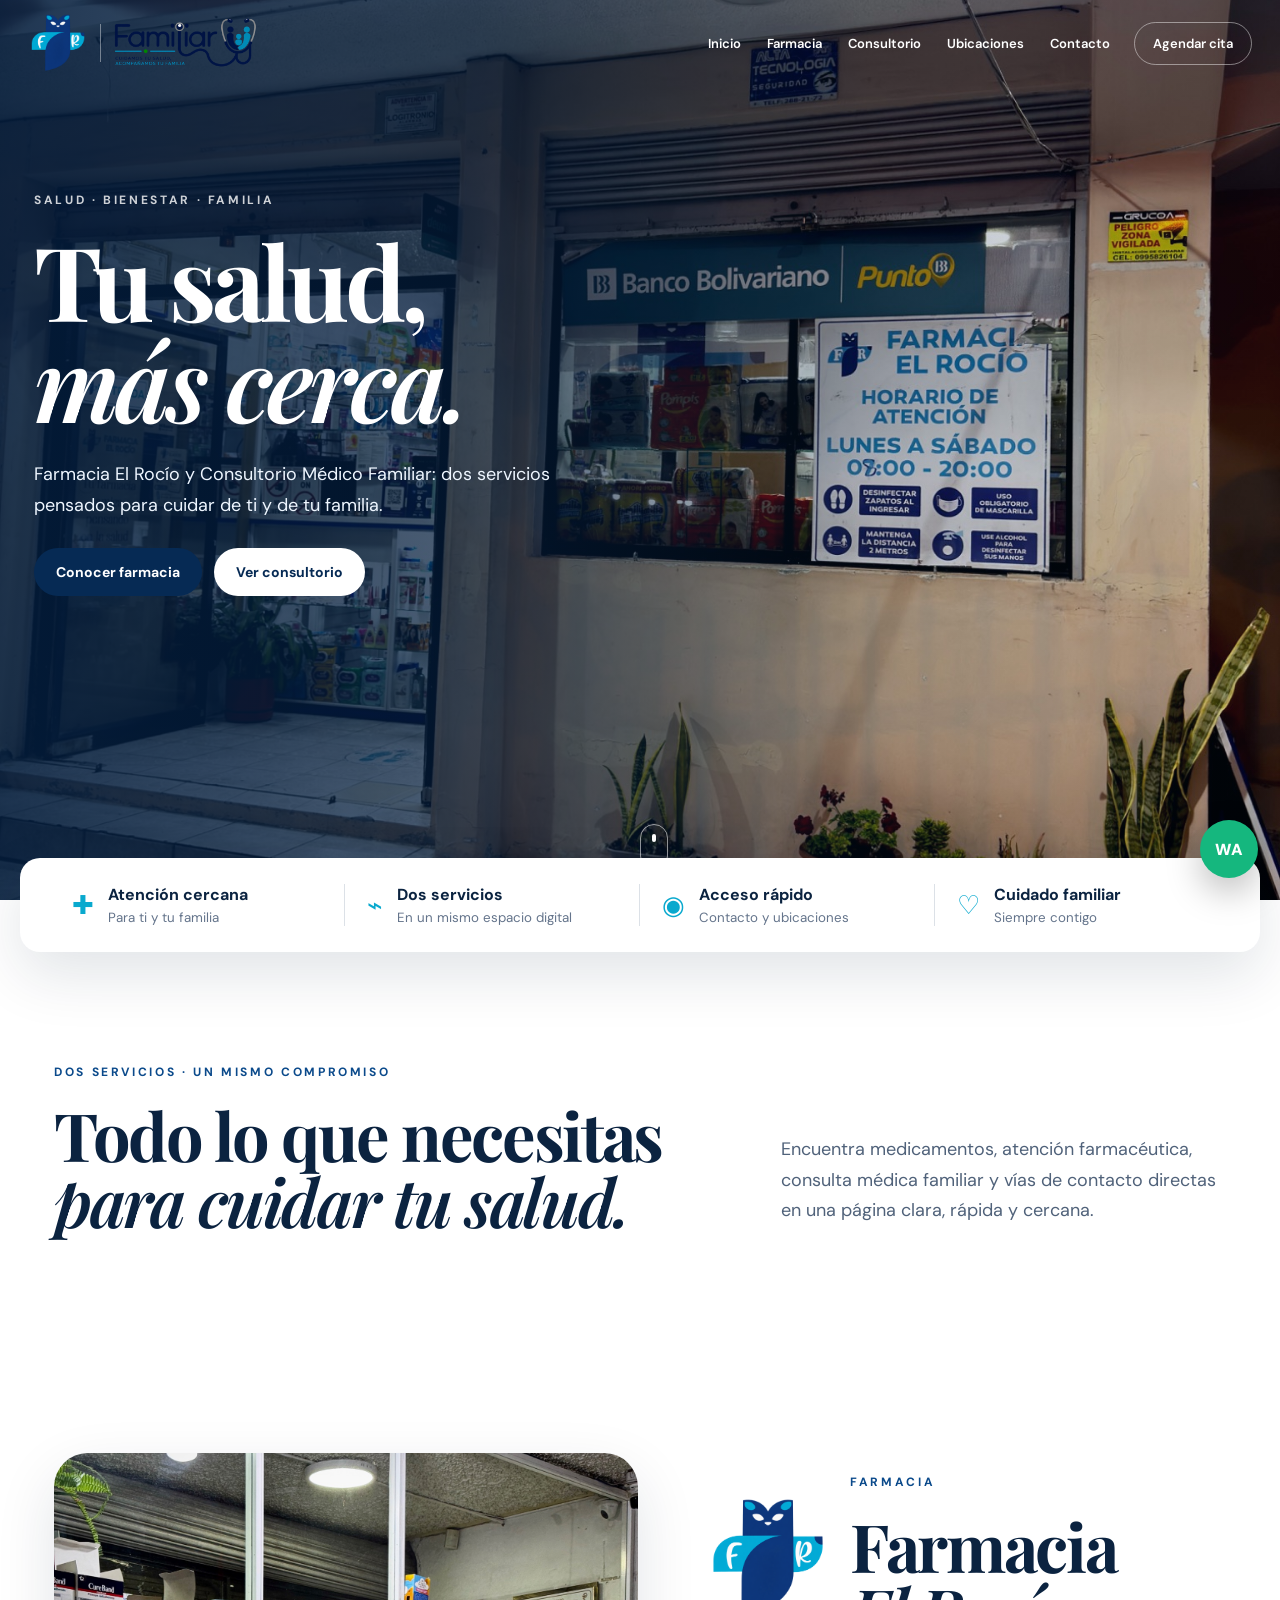
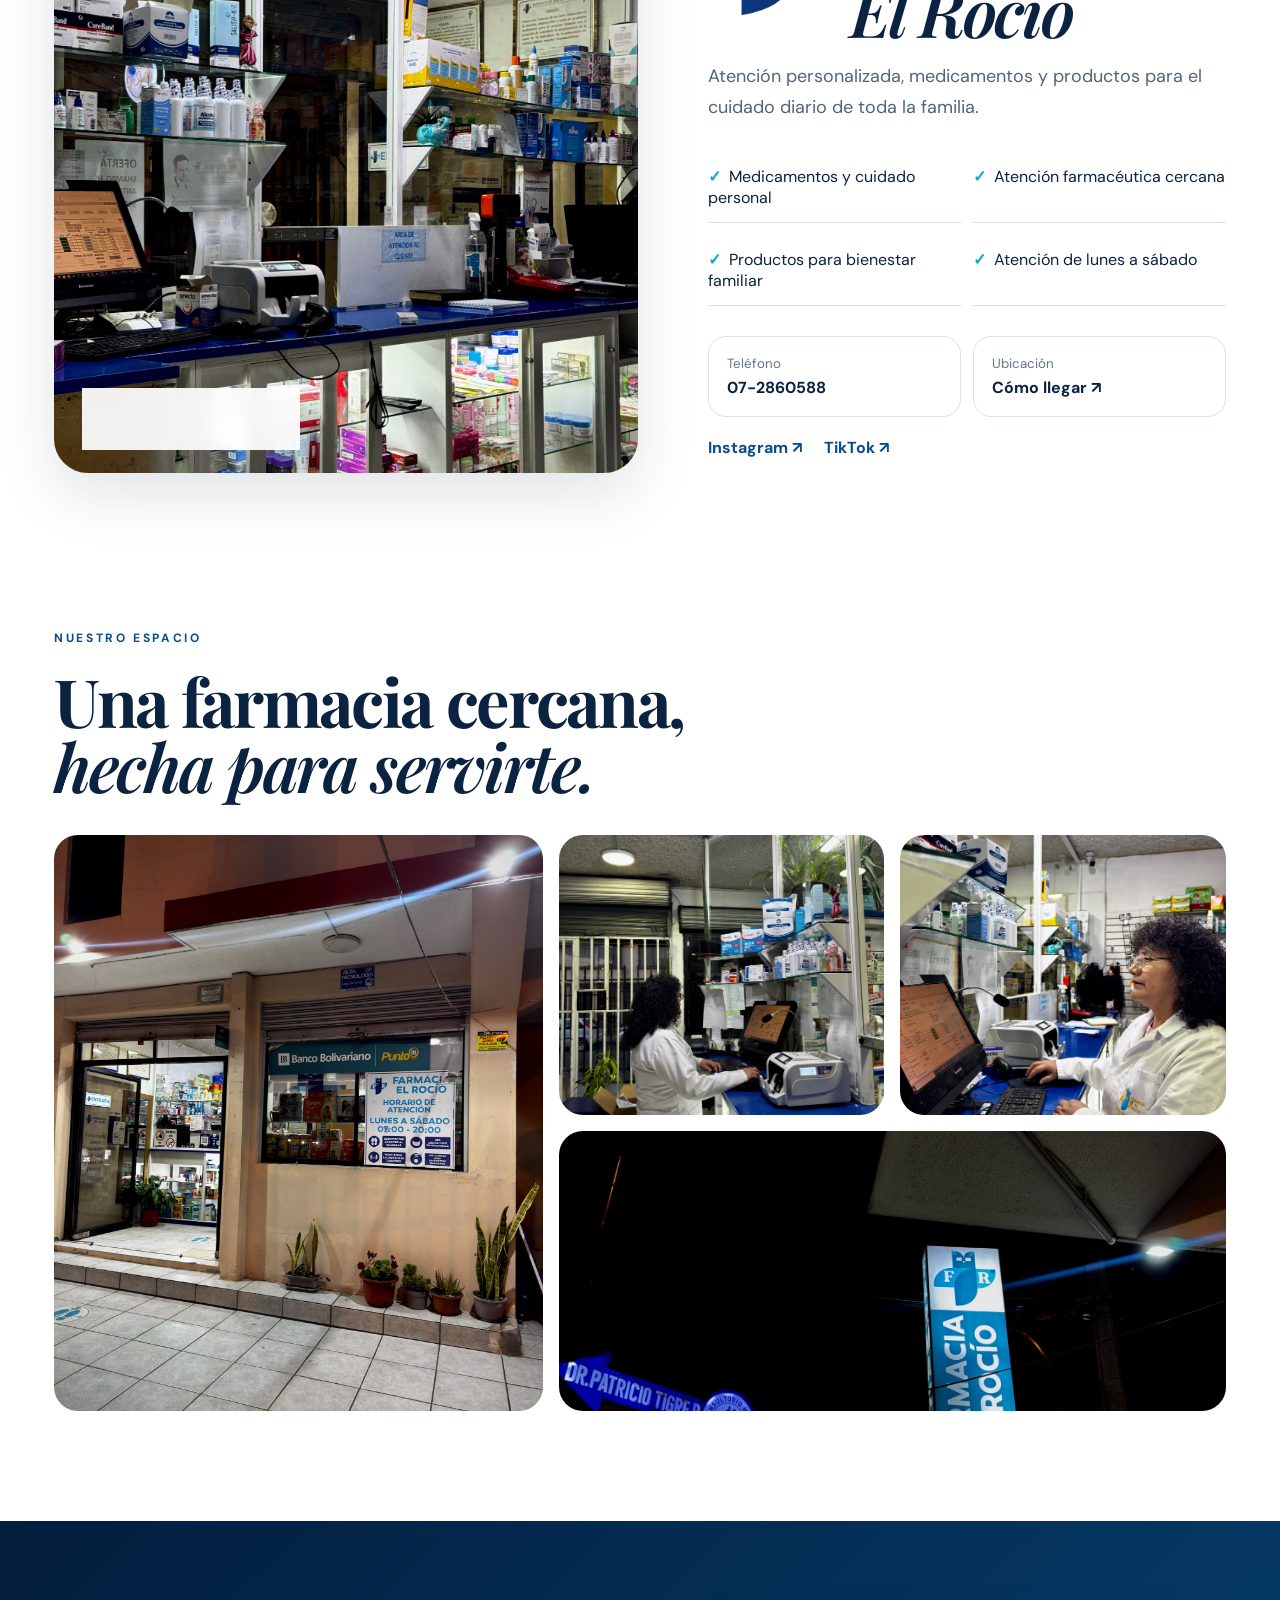
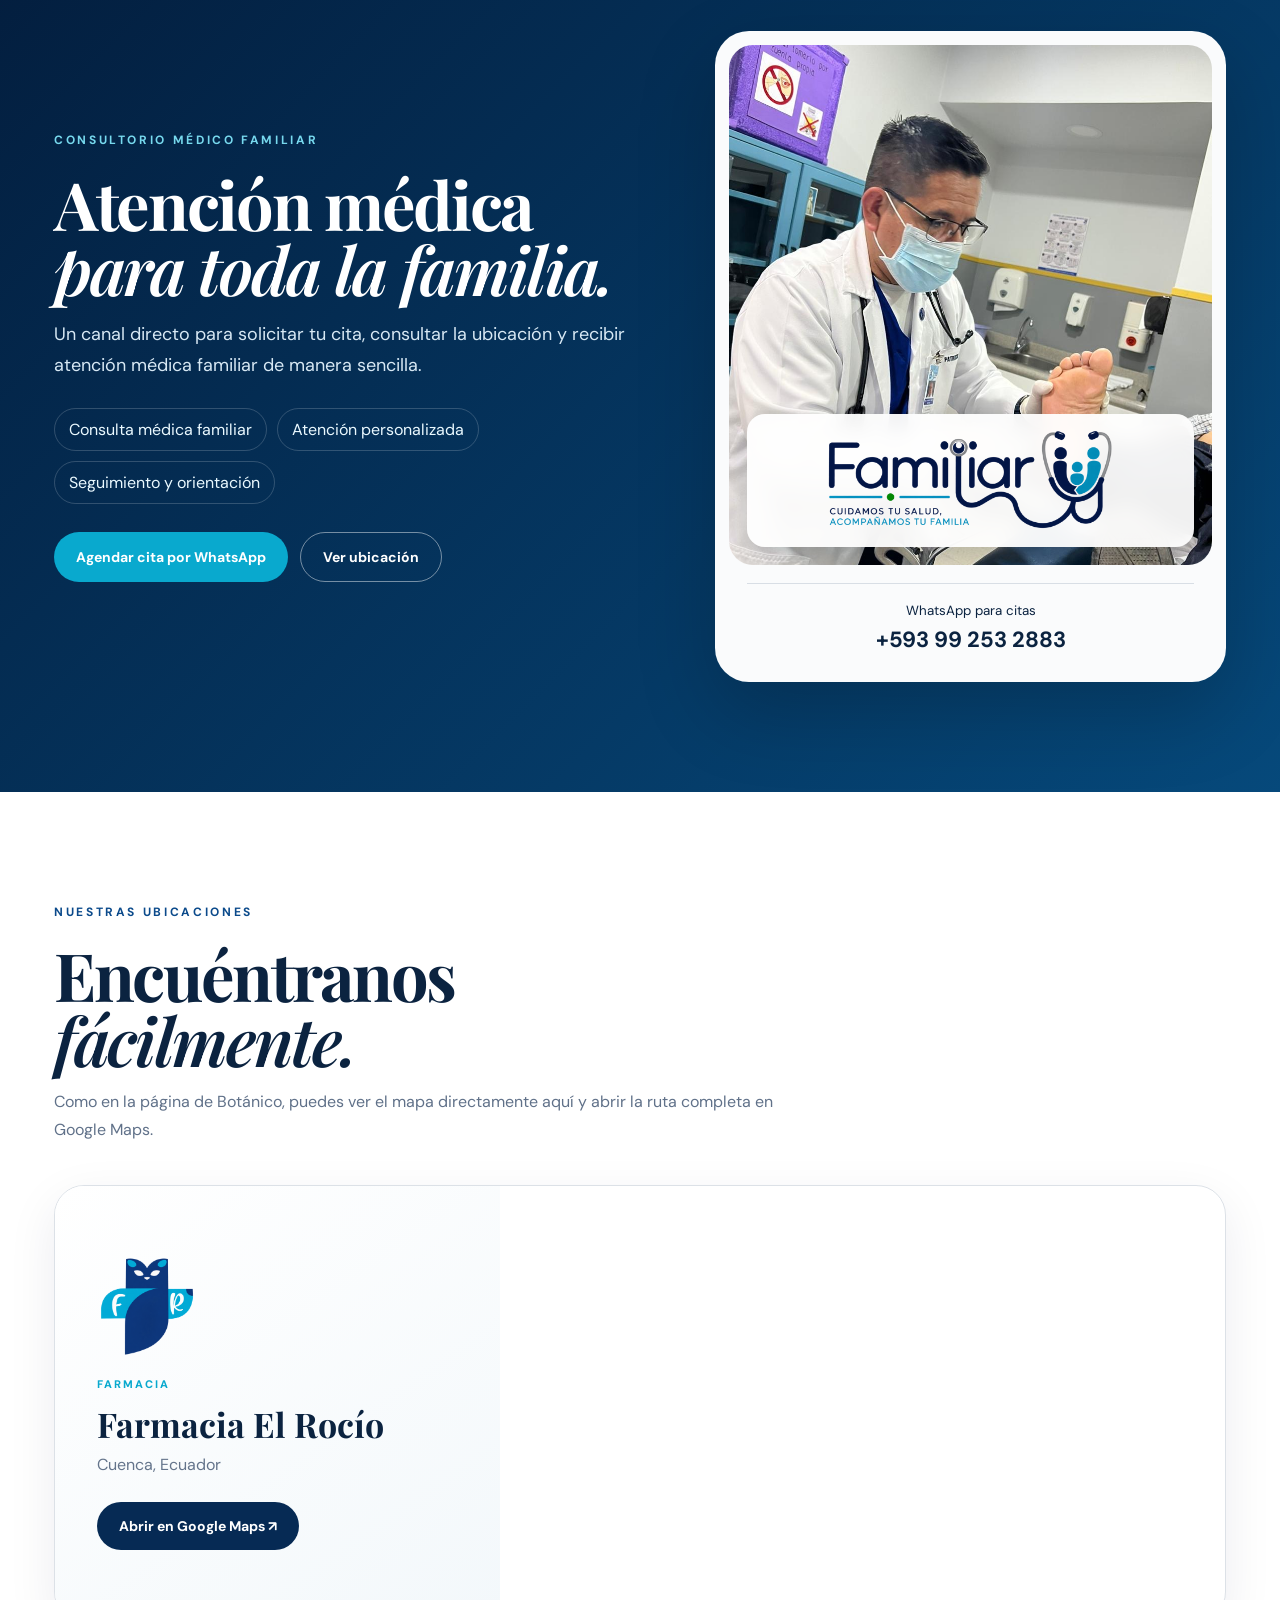
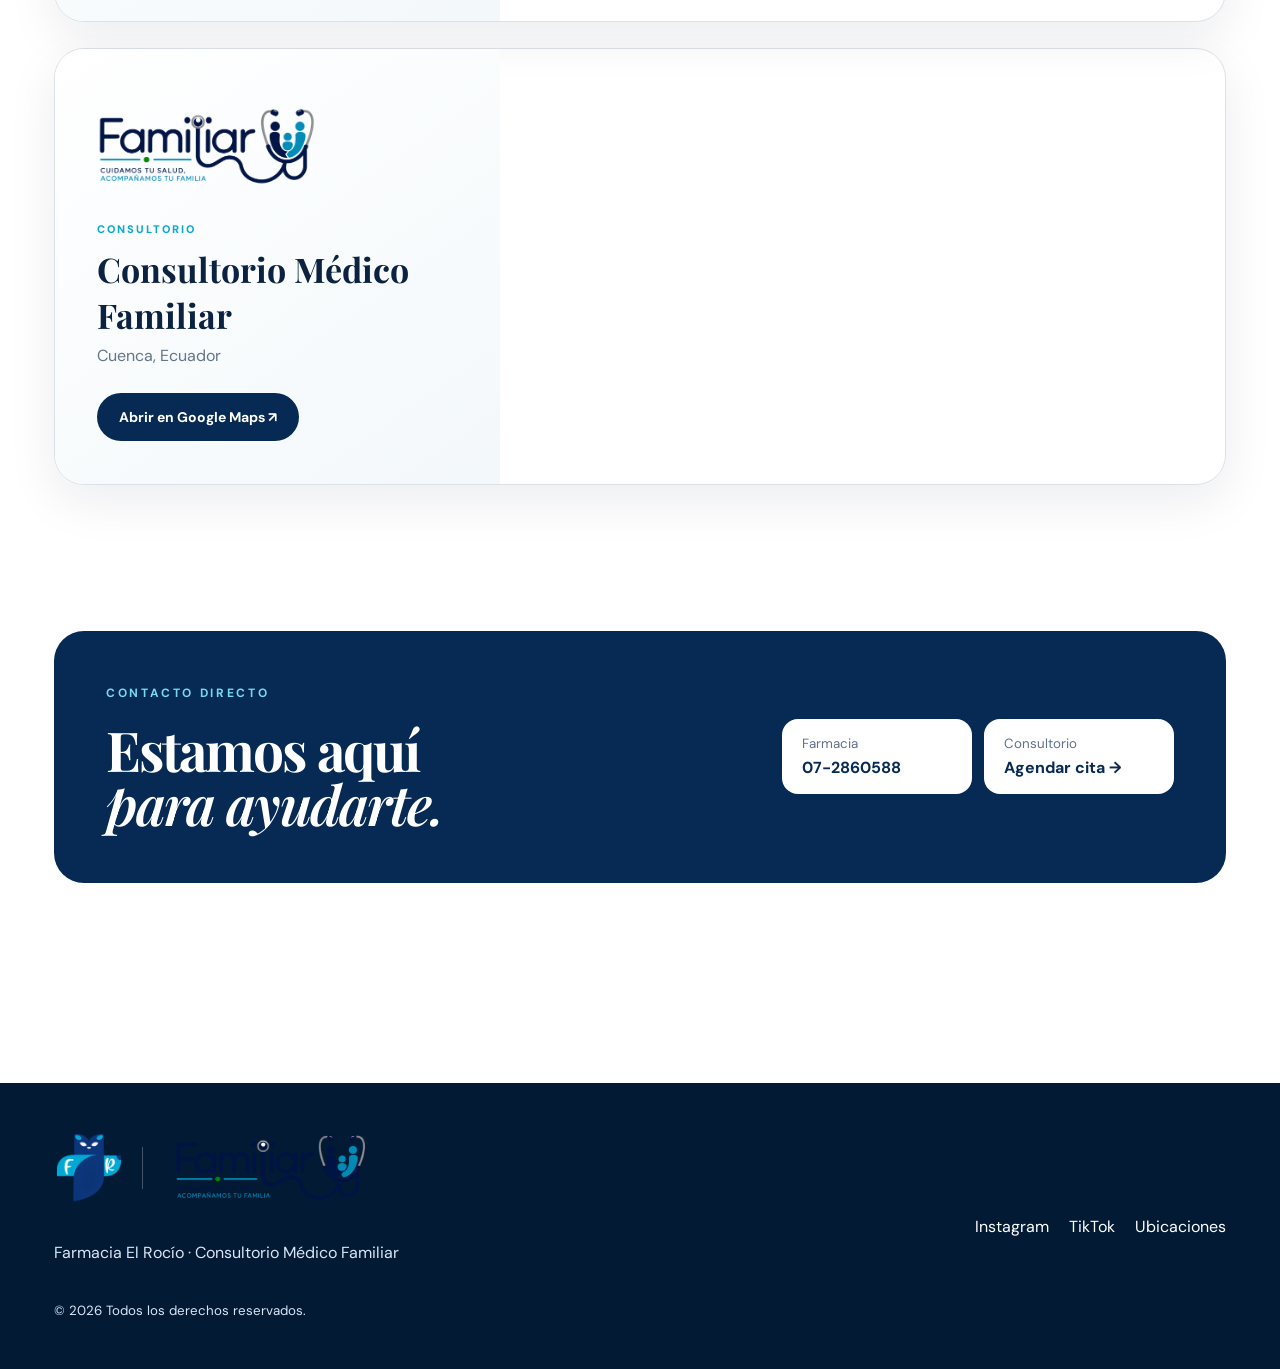
<file: index.html>
<!DOCTYPE html>
<html lang="es">
<head>
  <meta charset="UTF-8" />
  <meta name="viewport" content="width=device-width, initial-scale=1.0" />
  <meta name="description" content="Farmacia El Rocío y Consultorio Médico Familiar en Cuenca. Contacto, ubicaciones, redes sociales y citas por WhatsApp." />
  <title>Farmacia El Rocío | Consultorio Médico Familiar</title>
  <link rel="preconnect" href="https://fonts.googleapis.com">
  <link rel="preconnect" href="https://fonts.gstatic.com" crossorigin>
  <link href="https://fonts.googleapis.com/css2?family=DM+Sans:wght@400;500;600;700&family=Playfair+Display:ital,wght@0,600;0,700;1,600&display=swap" rel="stylesheet">
  <link rel="stylesheet" href="style.css" />
</head>
<body>
  <header class="navbar" id="navbar">
    <div class="nav-inner">
      <a class="brand" href="#inicio" aria-label="Inicio">
        <img src="assets/logo-farmacia.png" alt="Logo Farmacia El Rocío" class="brand-logo pharmacy-logo">
        <span class="brand-divider"></span>
        <img src="assets/logo-consultorio.png" alt="Logo Consultorio Médico Familiar" class="brand-logo clinic-logo">
      </a>
      <nav class="nav-links" id="navLinks">
        <a href="#inicio">Inicio</a>
        <a href="#farmacia">Farmacia</a>
        <a href="#consultorio">Consultorio</a>
        <a href="#ubicaciones">Ubicaciones</a>
        <a href="#contacto">Contacto</a>
      </nav>
      <a class="nav-cta" href="https://wa.me/593992532883?text=Hola%2C%20quisiera%20agendar%20una%20cita%20en%20el%20Consultorio%20M%C3%A9dico%20Familiar." target="_blank" rel="noopener">Agendar cita</a>
      <button class="menu-btn" id="menuBtn" aria-label="Abrir menú" aria-expanded="false"><span></span><span></span><span></span></button>
    </div>
  </header>

  <main>
    <section class="hero" id="inicio">
      <div class="hero-media">
        <img src="assets/farmacia-exterior.jpg" alt="Exterior de Farmacia El Rocío" class="hero-img">
        <div class="hero-overlay"></div>
      </div>
      <div class="hero-content reveal">
        <p class="eyebrow">SALUD · BIENESTAR · FAMILIA</p>
        <h1>Tu salud,<br><em>más cerca.</em></h1>
        <p class="hero-text">Farmacia El Rocío y Consultorio Médico Familiar: dos servicios pensados para cuidar de ti y de tu familia.</p>
        <div class="hero-actions">
          <a class="btn btn-primary" href="#farmacia">Conocer farmacia</a>
          <a class="btn btn-light" href="#consultorio">Ver consultorio</a>
        </div>
      </div>
      <a href="#servicios" class="scroll-cue" aria-label="Bajar"><span></span></a>
    </section>

    <section class="service-strip" id="servicios">
      <div class="strip-item reveal"><span class="icon">✚</span><div><strong>Atención cercana</strong><small>Para ti y tu familia</small></div></div>
      <div class="strip-item reveal"><span class="icon">⌁</span><div><strong>Dos servicios</strong><small>En un mismo espacio digital</small></div></div>
      <div class="strip-item reveal"><span class="icon">◉</span><div><strong>Acceso rápido</strong><small>Contacto y ubicaciones</small></div></div>
      <div class="strip-item reveal"><span class="icon">♡</span><div><strong>Cuidado familiar</strong><small>Siempre contigo</small></div></div>
    </section>

    <section class="intro section">
      <div class="intro-copy reveal">
        <p class="eyebrow dark">DOS SERVICIOS · UN MISMO COMPROMISO</p>
        <h2>Todo lo que necesitas<br><em>para cuidar tu salud.</em></h2>
      </div>
      <p class="intro-text reveal">Encuentra medicamentos, atención farmacéutica, consulta médica familiar y vías de contacto directas en una página clara, rápida y cercana.</p>
    </section>

    <section class="pharmacy section" id="farmacia">
      <div class="section-grid">
        <div class="image-panel reveal">
          <img src="assets/farmacia-interior.jpg" alt="Interior de Farmacia El Rocío">
          <div class="image-badge"><img src="assets/logo-farmacia.png" alt=""><span>Farmacia El Rocío</span></div>
        </div>
        <div class="copy-panel reveal">
          <div class="logo-title"><img src="assets/logo-farmacia.png" alt="Logo Farmacia El Rocío"><div><p class="eyebrow dark">FARMACIA</p><h2>Farmacia<br><em>El Rocío</em></h2></div></div>
          <p>Atención personalizada, medicamentos y productos para el cuidado diario de toda la familia.</p>
          <div class="feature-list">
            <span>Medicamentos y cuidado personal</span>
            <span>Atención farmacéutica cercana</span>
            <span>Productos para bienestar familiar</span>
            <span>Atención de lunes a sábado</span>
          </div>
          <div class="contact-row">
            <a class="mini-card" href="tel:+59372860588"><small>Teléfono</small><strong>07-2860588</strong></a>
            <a class="mini-card" href="https://maps.app.goo.gl/kc6owndaG7Svna796" target="_blank" rel="noopener"><small>Ubicación</small><strong>Cómo llegar ↗</strong></a>
          </div>
          <div class="social-row">
            <a href="https://www.instagram.com/farmaciaelrocio582/" target="_blank" rel="noopener">Instagram ↗</a>
            <a href="https://www.tiktok.com/@farmacia.elrocio?is_from_webapp=1&sender_device=pc" target="_blank" rel="noopener">TikTok ↗</a>
          </div>
        </div>
      </div>
    </section>

    <section class="gallery section" aria-label="Galería Farmacia El Rocío">
      <div class="gallery-head reveal"><p class="eyebrow dark">NUESTRO ESPACIO</p><h2>Una farmacia cercana,<br><em>hecha para servirte.</em></h2></div>
      <div class="gallery-grid">
        <figure class="g1 reveal"><img src="assets/farmacia-exterior.jpg" alt="Exterior de Farmacia El Rocío"></figure>
        <figure class="g2 reveal"><img src="assets/farmacia-personal-1.jpg" alt="Atención en Farmacia El Rocío"></figure>
        <figure class="g3 reveal"><img src="assets/farmacia-personal-2.jpg" alt="Personal de Farmacia El Rocío"></figure>
        <figure class="g4 reveal"><img src="assets/letrero.jpg" alt="Letrero de Farmacia El Rocío"></figure>
      </div>
    </section>

    <section class="clinic" id="consultorio">
      <div class="clinic-inner section">
        <div class="clinic-copy reveal">
          <p class="eyebrow light">CONSULTORIO MÉDICO FAMILIAR</p>
          <h2>Atención médica<br><em>para toda la familia.</em></h2>
          <p>Un canal directo para solicitar tu cita, consultar la ubicación y recibir atención médica familiar de manera sencilla.</p>
          <div class="clinic-features">
            <span>Consulta médica familiar</span>
            <span>Atención personalizada</span>
            <span>Seguimiento y orientación</span>
          </div>
          <div class="hero-actions">
            <a class="btn btn-aqua" href="https://wa.me/593992532883?text=Hola%2C%20quisiera%20agendar%20una%20cita%20en%20el%20Consultorio%20M%C3%A9dico%20Familiar." target="_blank" rel="noopener">Agendar cita por WhatsApp</a>
            <a class="btn btn-outline" href="https://maps.app.goo.gl/Qa1kMzRBESuKEEJd7" target="_blank" rel="noopener">Ver ubicación</a>
          </div>
        </div>
        <div class="clinic-media reveal">
          <div class="clinic-photo">
            <img src="assets/doctor-atencion.jpg" alt="Atención en el Consultorio Médico Familiar">
            <div class="clinic-logo-badge">
              <img src="assets/logo-consultorio.png" alt="Logo Consultorio Médico Familiar">
            </div>
          </div>
          <div class="clinic-contact"><small>WhatsApp para citas</small><strong>+593 99 253 2883</strong></div>
        </div>
      </div>
    </section>

    <section class="maps section" id="ubicaciones">
      <div class="maps-head reveal">
        <p class="eyebrow dark">NUESTRAS UBICACIONES</p>
        <h2>Encuéntranos<br><em>fácilmente.</em></h2>
        <p>Como en la página de Botánico, puedes ver el mapa directamente aquí y abrir la ruta completa en Google Maps.</p>
      </div>

      <div class="map-card reveal">
        <div class="map-info">
          <img src="assets/logo-farmacia.png" alt="Logo Farmacia El Rocío" class="map-logo pharmacy-map-logo">
          <span class="map-tag">FARMACIA</span>
          <h3>Farmacia El Rocío</h3>
          <p>Cuenca, Ecuador</p>
          <a class="btn btn-primary" href="https://maps.app.goo.gl/kc6owndaG7Svna796" target="_blank" rel="noopener">Abrir en Google Maps ↗</a>
        </div>
        <div class="map-embed"><iframe title="Mapa Farmacia El Rocío" src="https://www.google.com/maps?q=-2.8955751,-78.9819778&z=17&output=embed" loading="lazy" referrerpolicy="no-referrer-when-downgrade"></iframe></div>
      </div>

      <div class="map-card reverse reveal">
        <div class="map-info">
          <img src="assets/logo-consultorio.png" alt="Logo Consultorio Médico Familiar" class="map-logo clinic-map-logo">
          <span class="map-tag">CONSULTORIO</span>
          <h3>Consultorio Médico Familiar</h3>
          <p>Cuenca, Ecuador</p>
          <a class="btn btn-primary" href="https://maps.app.goo.gl/Qa1kMzRBESuKEEJd7" target="_blank" rel="noopener">Abrir en Google Maps ↗</a>
        </div>
        <div class="map-embed"><iframe title="Mapa Consultorio Médico Familiar" src="https://www.google.com/maps?q=-2.8955391,-78.9820261&z=17&output=embed" loading="lazy" referrerpolicy="no-referrer-when-downgrade"></iframe></div>
      </div>
    </section>

    <section class="contact section" id="contacto">
      <div class="contact-card reveal">
        <div><p class="eyebrow light">CONTACTO DIRECTO</p><h2>Estamos aquí<br><em>para ayudarte.</em></h2></div>
        <div class="contact-actions">
          <a href="tel:+59372860588"><small>Farmacia</small><strong>07-2860588</strong></a>
          <a href="https://wa.me/593992532883?text=Hola%2C%20quisiera%20agendar%20una%20cita%20en%20el%20Consultorio%20M%C3%A9dico%20Familiar." target="_blank" rel="noopener"><small>Consultorio</small><strong>Agendar cita →</strong></a>
        </div>
      </div>
    </section>
  </main>

  <footer>
    <div class="footer-inner">
      <div class="footer-logos"><img src="assets/logo-farmacia.png" alt="Farmacia El Rocío"><span></span><img src="assets/logo-consultorio.png" alt="Consultorio Médico Familiar"></div>
      <p>Farmacia El Rocío · Consultorio Médico Familiar</p>
      <div class="footer-links"><a href="https://www.instagram.com/farmaciaelrocio582/" target="_blank" rel="noopener">Instagram</a><a href="https://www.tiktok.com/@farmacia.elrocio?is_from_webapp=1&sender_device=pc" target="_blank" rel="noopener">TikTok</a><a href="#ubicaciones">Ubicaciones</a></div>
      <small>© <span id="year"></span> Todos los derechos reservados.</small>
    </div>
  </footer>

  <a class="wa-float" href="https://wa.me/593992532883?text=Hola%2C%20quisiera%20agendar%20una%20cita%20en%20el%20Consultorio%20M%C3%A9dico%20Familiar." target="_blank" rel="noopener" aria-label="Agendar cita por WhatsApp">WA</a>
  <script src="script.js"></script>
</body>
</html>
</file>
<file: style.css>
:root{--navy:#062a54;--navy2:#031d3d;--blue:#0b4a8b;--aqua:#09a9ce;--cream:#f6f3ee;--white:#fff;--ink:#0b2340;--muted:#64748b;--line:rgba(7,42,84,.14);--shadow:0 22px 60px rgba(3,29,61,.12)}
*{box-sizing:border-box}html{scroll-behavior:smooth}body{margin:0;color:var(--ink);font-family:"DM Sans",sans-serif;background:#fff}.section{max-width:1240px;margin:auto;padding:110px 34px}.eyebrow{font-size:12px;letter-spacing:.22em;font-weight:700;color:rgba(255,255,255,.8);margin:0 0 20px}.eyebrow.dark{color:var(--blue)}.eyebrow.light{color:#77d9ee}h1,h2{font-family:"Playfair Display",serif;margin:0;line-height:.98}h1{font-size:clamp(64px,8vw,118px);color:#fff;letter-spacing:-.045em}h2{font-size:clamp(46px,5.2vw,78px);letter-spacing:-.035em}h1 em,h2 em{font-weight:600}p{line-height:1.7}.navbar{position:fixed;z-index:50;top:0;left:0;right:0;padding:14px 0;transition:.35s}.navbar.scrolled{background:rgba(255,255,255,.94);backdrop-filter:blur(18px);box-shadow:0 10px 40px rgba(3,29,61,.08)}.nav-inner{max-width:1320px;margin:auto;padding:0 28px;display:flex;align-items:center;gap:24px}.brand{display:flex;align-items:center;gap:12px;margin-right:auto}.brand-logo{object-fit:contain}.pharmacy-logo{width:60px;height:58px}.clinic-logo{width:145px;height:58px}.brand-divider{width:1px;height:38px;background:rgba(255,255,255,.4)}.navbar.scrolled .brand-divider{background:var(--line)}.nav-links{display:flex;gap:26px}.nav-links a,.nav-cta{color:#fff;text-decoration:none;font-size:13px;font-weight:600}.navbar.scrolled .nav-links a{color:var(--ink)}.nav-cta{padding:12px 18px;border:1px solid rgba(255,255,255,.45);border-radius:999px}.navbar.scrolled .nav-cta{background:var(--navy);color:#fff;border-color:var(--navy)}.menu-btn{display:none;border:0;background:none;width:38px}.menu-btn span{display:block;height:2px;background:#fff;margin:6px}.navbar.scrolled .menu-btn span{background:var(--navy)}
.hero{position:relative;height:100vh;min-height:730px;overflow:hidden;background:var(--navy)}.hero-media,.hero-img,.hero-overlay{position:absolute;inset:0;width:100%;height:100%}.hero-img{object-fit:cover;object-position:center}.hero-overlay{background:linear-gradient(90deg,rgba(3,29,61,.88) 0%,rgba(3,29,61,.7) 37%,rgba(3,29,61,.22) 68%,rgba(3,29,61,.12) 100%)}.hero-content{position:relative;z-index:2;max-width:1320px;margin:auto;padding:190px 34px 80px}.hero-content>p,.hero-content>h1,.hero-actions{max-width:690px}.hero-text{color:#eef6ff;font-size:18px;max-width:590px!important;margin:28px 0}.hero-actions{display:flex;gap:12px;flex-wrap:wrap}.btn{display:inline-flex;align-items:center;justify-content:center;text-decoration:none;border-radius:999px;padding:15px 22px;font-weight:700;font-size:14px;transition:.25s}.btn:hover{transform:translateY(-2px)}.btn-primary{background:var(--navy);color:#fff}.btn-light{background:#fff;color:var(--navy)}.btn-aqua{background:var(--aqua);color:#fff}.btn-outline{border:1px solid rgba(255,255,255,.45);color:#fff}.scroll-cue{position:absolute;z-index:4;bottom:30px;left:50%;width:28px;height:46px;border:1px solid rgba(255,255,255,.55);border-radius:20px}.scroll-cue span{display:block;width:4px;height:8px;border-radius:4px;background:#fff;margin:9px auto;animation:scroll 1.8s infinite}@keyframes scroll{50%{transform:translateY(15px);opacity:.2}}
.service-strip{max-width:1240px;margin:-42px auto 0;position:relative;z-index:5;background:#fff;border-radius:20px;box-shadow:var(--shadow);padding:26px 30px;display:grid;grid-template-columns:repeat(4,1fr)}.strip-item{display:flex;align-items:center;gap:14px;padding:0 22px;border-right:1px solid var(--line)}.strip-item:last-child{border:0}.strip-item .icon{font-size:26px;color:var(--aqua)}.strip-item strong,.strip-item small{display:block}.strip-item small{margin-top:4px;color:var(--muted)}
.intro{display:grid;grid-template-columns:1.2fr .8fr;gap:60px;align-items:end}.intro-text{font-size:18px;color:#50627a;margin:0 0 7px}.section-grid{display:grid;grid-template-columns:1.06fr .94fr;gap:70px;align-items:center}.image-panel{position:relative}.image-panel>img{width:100%;height:620px;object-fit:cover;border-radius:34px;box-shadow:var(--shadow)}.image-badge{position:absolute;left:28px;bottom:28px;background:rgba(255,255,255,.93);backdrop-filter:blur(10px);padding:10px 16px;border-radius:16px;display:flex;align-items:center;gap:8px;font-weight:700}.image-badge img{width:42px;height:42px;object-fit:contain}.logo-title{display:flex;align-items:center;gap:22px}.logo-title img{width:120px;height:120px;object-fit:contain}.copy-panel>p{font-size:18px;color:#52647a}.feature-list{display:grid;grid-template-columns:1fr 1fr;gap:12px;margin:30px 0}.feature-list span{padding:14px 0;border-bottom:1px solid var(--line)}.feature-list span:before{content:"✓";color:var(--aqua);font-weight:900;margin-right:8px}.contact-row{display:grid;grid-template-columns:1fr 1fr;gap:12px}.mini-card{border:1px solid var(--line);border-radius:18px;padding:18px;text-decoration:none;color:var(--ink)}.mini-card small,.mini-card strong{display:block}.mini-card small{color:var(--muted);margin-bottom:5px}.social-row{display:flex;gap:22px;margin-top:20px}.social-row a{color:var(--blue);font-weight:700;text-decoration:none}
.gallery{padding-top:40px}.gallery-head{margin-bottom:36px}.gallery-grid{display:grid;grid-template-columns:1.2fr .8fr .8fr;grid-template-rows:280px 280px;gap:16px}.gallery-grid figure{margin:0;overflow:hidden;border-radius:24px}.gallery-grid img{width:100%;height:100%;object-fit:cover;transition:.5s}.gallery-grid figure:hover img{transform:scale(1.04)}.g1{grid-row:1/3}.g4{grid-column:2/4}.g4 img{object-position:center 35%}
.clinic{background:linear-gradient(135deg,var(--navy2),#06497b);color:#fff;overflow:hidden}.clinic-inner{display:grid;grid-template-columns:1fr .85fr;gap:60px;align-items:center}.clinic-copy>p:not(.eyebrow){font-size:18px;color:#d7e8f4;max-width:650px}.clinic-features{display:flex;gap:10px;flex-wrap:wrap;margin:28px 0}.clinic-features span{border:1px solid rgba(255,255,255,.18);padding:10px 14px;border-radius:999px;color:#eaf9ff}.clinic-media{background:rgba(255,255,255,.98);border-radius:34px;padding:14px 14px 28px;box-shadow:0 30px 80px rgba(0,0,0,.2)}.clinic-photo{position:relative;overflow:hidden;border-radius:24px;min-height:520px;background:#eaf2f7}.clinic-photo>img{width:100%;height:520px;object-fit:cover;object-position:center;display:block}.clinic-logo-badge{position:absolute;left:18px;right:18px;bottom:18px;background:rgba(255,255,255,.94);backdrop-filter:blur(10px);border-radius:18px;padding:14px 18px;box-shadow:0 10px 30px rgba(3,29,61,.16)}.clinic-logo-badge img{width:100%;max-height:105px;object-fit:contain;display:block}.clinic-contact{margin:18px 18px 0;padding-top:18px;border-top:1px solid var(--line);color:var(--ink);text-align:center}.clinic-contact small,.clinic-contact strong{display:block}.clinic-contact strong{font-size:22px;margin-top:6px}
.maps{padding-bottom:80px}.maps-head{max-width:750px;margin-bottom:42px}.maps-head>p:last-child{color:#607189}.map-card{display:grid;grid-template-columns:.38fr .62fr;border:1px solid var(--line);border-radius:30px;overflow:hidden;box-shadow:0 16px 50px rgba(3,29,61,.08);margin-bottom:26px;min-height:430px}.map-card.reverse{grid-template-columns:.38fr .62fr}.map-info{padding:42px;background:linear-gradient(145deg,#fff,#f3f8fb);display:flex;flex-direction:column;align-items:flex-start;justify-content:center}.map-logo{object-fit:contain;margin-bottom:20px}.pharmacy-map-logo{width:100px;height:100px}.clinic-map-logo{width:220px;height:110px}.map-tag{font-size:11px;font-weight:800;letter-spacing:.18em;color:var(--aqua)}.map-info h3{font-family:"Playfair Display",serif;font-size:34px;margin:10px 0 4px}.map-info p{color:var(--muted);margin:0 0 24px}.map-embed iframe{border:0;width:100%;height:100%;min-height:430px;filter:saturate(.8) contrast(.98)}
.contact{padding-top:40px}.contact-card{background:var(--navy);color:#fff;border-radius:30px;padding:52px;display:flex;justify-content:space-between;align-items:center;gap:30px}.contact-card h2{font-size:55px}.contact-actions{display:flex;gap:12px;flex-wrap:wrap}.contact-actions a{background:#fff;color:var(--navy);text-decoration:none;padding:16px 20px;border-radius:16px;min-width:190px}.contact-actions small,.contact-actions strong{display:block}.contact-actions small{color:#607189;margin-bottom:5px}
footer{background:#031a35;color:#d9e6f5;margin-top:90px}.footer-inner{max-width:1240px;margin:auto;padding:50px 34px;display:grid;grid-template-columns:1fr auto;gap:20px;align-items:center}.footer-logos{display:flex;gap:18px;align-items:center}.footer-logos img:first-child{width:70px;height:70px;object-fit:contain}.footer-logos img:last-child{width:220px;height:70px;object-fit:contain}.footer-logos span{width:1px;height:42px;background:rgba(255,255,255,.25)}.footer-inner p,.footer-inner small{grid-column:1}.footer-links{grid-column:2;grid-row:1/4;display:flex;gap:20px;flex-wrap:wrap}.footer-links a{color:#fff;text-decoration:none}.wa-float{position:fixed;z-index:60;right:22px;bottom:22px;width:58px;height:58px;border-radius:50%;display:grid;place-items:center;background:#15b77e;color:#fff;font-weight:900;text-decoration:none;box-shadow:0 14px 35px rgba(0,0,0,.25)}
.reveal{opacity:0;transform:translateY(28px);transition:opacity .7s ease,transform .7s ease}.reveal.visible{opacity:1;transform:none}
@media(max-width:1000px){.nav-links,.nav-cta{display:none}.menu-btn{display:block}.nav-links.open{position:absolute;display:flex;flex-direction:column;top:78px;left:18px;right:18px;background:#fff;border-radius:20px;padding:24px;box-shadow:var(--shadow)}.nav-links.open a{color:var(--ink)}.clinic-logo{width:105px}.hero-overlay{background:linear-gradient(90deg,rgba(3,29,61,.86),rgba(3,29,61,.5))}.service-strip{grid-template-columns:1fr 1fr;margin:-20px 20px 0}.strip-item:nth-child(2){border-right:0}.strip-item:nth-child(-n+2){padding-bottom:18px}.intro,.section-grid,.clinic-inner{grid-template-columns:1fr}.gallery-grid{grid-template-columns:1fr 1fr;grid-template-rows:300px 260px}.g1{grid-row:auto}.g4{grid-column:1/3}.map-card,.map-card.reverse{grid-template-columns:1fr}.map-info{padding:30px}.footer-inner{grid-template-columns:1fr}.footer-links{grid-column:1;grid-row:auto}.contact-card{flex-direction:column;align-items:flex-start}}
@media(max-width:640px){.section{padding:80px 20px}.brand .clinic-logo,.brand-divider{display:none}.hero{min-height:680px}.hero-content{padding:170px 20px 70px}.service-strip{grid-template-columns:1fr;padding:14px 20px}.strip-item{border-right:0;border-bottom:1px solid var(--line);padding:14px 0!important}.strip-item:last-child{border:0}.intro{gap:24px}.image-panel>img{height:460px}.logo-title{align-items:flex-start}.logo-title img{width:80px;height:80px}.feature-list,.contact-row{grid-template-columns:1fr}.gallery-grid{display:flex;overflow:auto;gap:12px}.gallery-grid figure{min-width:82vw;height:340px}.clinic-media{padding:10px 10px 22px}.clinic-photo,.clinic-photo>img{min-height:430px;height:430px}.clinic-logo-badge{left:12px;right:12px;bottom:12px;padding:10px 12px}.clinic-logo-badge img{max-height:78px}.map-card{min-height:0}.map-embed iframe{min-height:340px}.contact-card{padding:32px 24px}.contact-card h2{font-size:42px}.footer-logos img:last-child{width:170px}.footer-inner{padding:40px 20px}.nav-inner{padding:0 18px}}
</file>
